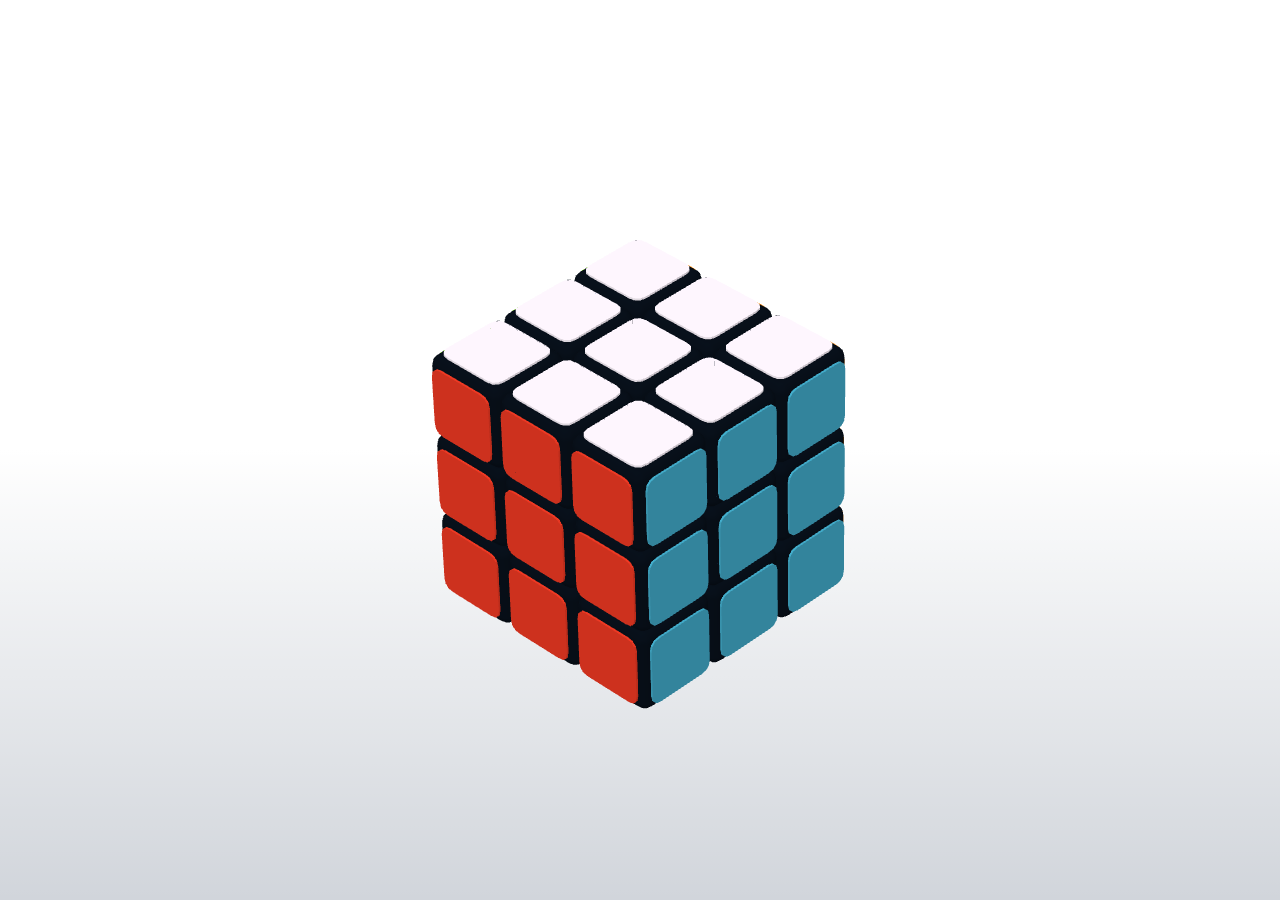
<file: mofang/index.html>
<!DOCTYPE html>
<html lang="en" >

<head>
  <meta charset="UTF-8">
  <meta name="viewport" content="width=device-width,height=device-height,user-scalable=no,initial-scale=1.0,maximum-scale=1.0,minimum-scale=1.0">
  <title>3D魔方-老五小游戏</title>
  <meta name="description" content="在线魔方小游戏。" /> 
  <link rel="stylesheet" href="css/style.css">
</head>

<body>


<div class="ui">

  <div class="ui__background"></div>

  <div class="ui__game"></div>

  <div class="ui__texts">
    <h1 class="text text--title">
      <span>3D</span>
      <span>魔方</span>
    </h1>
    <div class="text text--note">
      双击即可开始
    </div>
    <div class="text text--timer">
      0:00
    </div>
    <div class="text text--complete">
      <span>完成!</span>
    </div>
    <div class="text text--best-time">
      <icon trophy></icon>
      <span>最快时间!</span>
    </div>
  </div>

  <div class="ui__prefs">
    <range name="flip" title="Flip Type" list="Swift&nbsp;,Smooth,Bounce"></range>
    <range name="scramble" title="Scramble Length" list="20,25,30"></range>
    <range name="fov" title="Camera Angle" list="Ortographic,Perspective"></range>
    <range name="theme" title="Color Scheme" list="Cube,Erno,Dust,Camo,Rain"></range>
  </div>

  <div class="ui__stats">
    <div class="stats" name="total-solves">
      <i>Total solves:</i><b>-</b>
    </div>
    <div class="stats" name="best-time">
      <i>Best time:</i><b>-</b>
    </div>
    <div class="stats" name="worst-time">
      <i>Worst time:</i><b>-</b>
    </div>
    <div class="stats" name="average-5">
      <i>Average of 5:</i><b>-</b>
    </div>
    <div class="stats" name="average-12">
      <i>Average of 12:</i><b>-</b>
    </div>
    <div class="stats" name="average-25">
      <i>Average of 25:</i><b>-</b>
    </div>
  </div>

  <div class="ui__buttons">
    <button class="btn btn--bl btn--stats">
      <icon trophy></icon>
    </button>
    <button class="btn btn--bl btn--prefs">
      <icon settings></icon>
    </button>
    <button class="btn btn--bl btn--back">
      <icon back></icon>
    </button>
    <button class="btn btn--br btn--pwa">
    </button>
  </div>

</div>


<script src='js/three.min.js'></script>
<script src="js/index.js"></script>



<p>当前位置：<a href="/">老五小游戏</a>>当前网页</p>
</body>

</html>
</file>
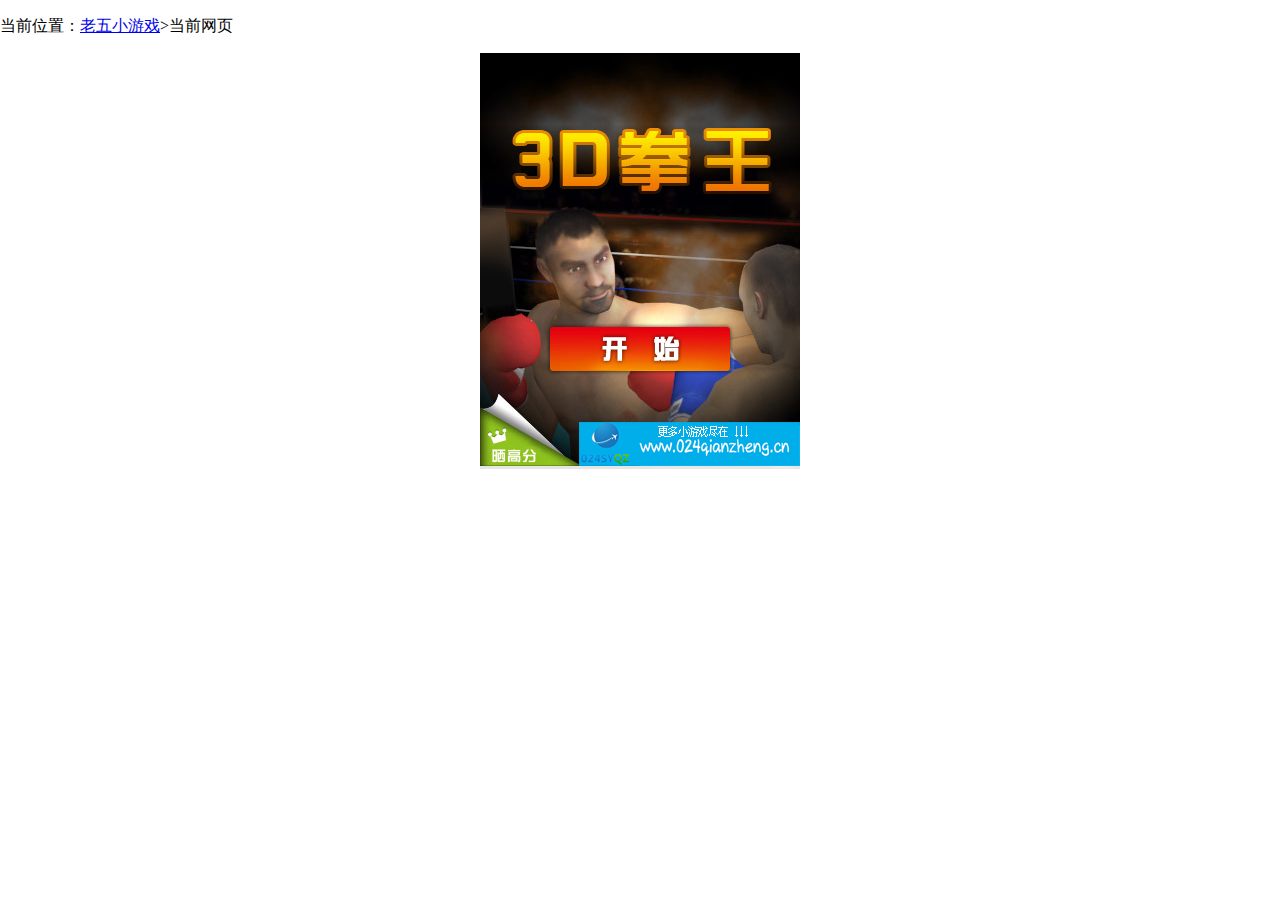
<file: quanji/index.html>
<!DOCTYPE html>
<html>

	<head>
		<meta http-equiv="Content-Type" content="text/html; charset=UTF-8">
		<meta http-equiv="Content-Type" content="text/html;">
		<meta http-equiv="Content-Script-Type" content="text/javascript">
		<meta http-equiv="Content-Style-Type" content="text/css">
		<meta charset="utf-8">
		<meta name="description" content="game for iPhone">
		<meta name="keywords" content="iPhone,Androig,iPad,game,html5 game,sports,boxing,boxing game,action game,3d,punch,Flash,Flash for iPhone,html5,iPod touch,iPad">
		<meta name="viewport" id="viewport" content="width = device-width, initial-scale = 1, minimum-scale = 1, maximum-scale = 1,user-scalable=no">
		<meta name="apple-mobile-web-app-capable" content="yes">
		<meta name="apple-mobile-web-app-status-bar-style" content="black">
		<meta http-equiv="Pragma" content="no-cache">
		<meta http-equiv="Cache-Control" content="no-cache">
		<meta equiv="Expires" content="0">
		<title>拳王争霸赛-老五小游戏</title>

		<style type="text/css">
			body {
				-webkit-user-select: none;
				margin: 0px;
			}
		</style>


		<script type="text/javascript" src="js/gm14.min.js"></script>

	</head>

	<body style="-webkit-transform-origin: 0px 0px 0px; ">
		<p>当前位置：<a href="/">老五小游戏</a>>当前网页</p>
		<div id="chf2" style="position:relative;width:320px;margin:0 auto;"><canvas id="gcvs" width="320" height="416"></canvas></div>
	</body>

</html>
</file>
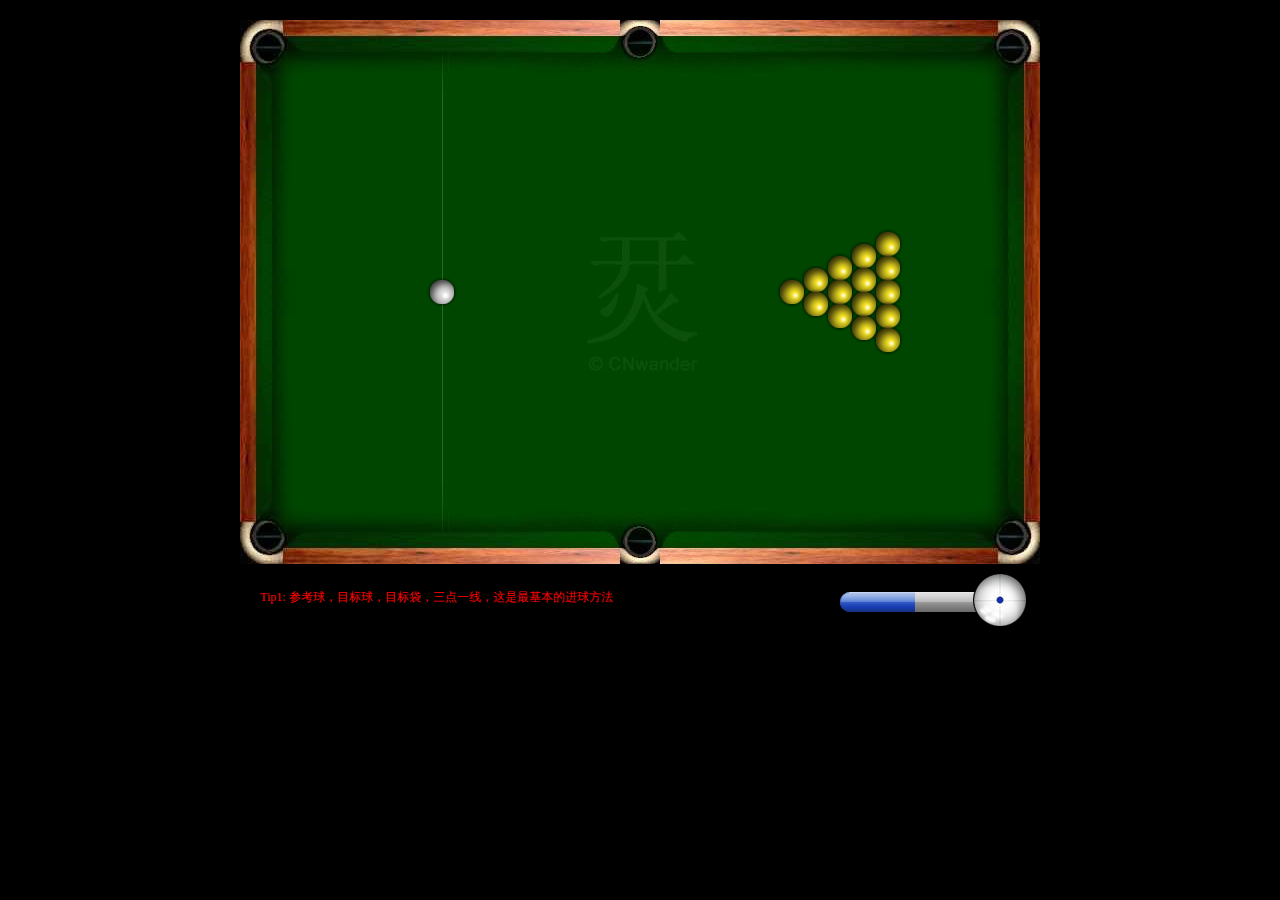
<file: taiqiu/index.html>
<!DOCTYPE html>
<html>
<head>
<meta http-equiv="Content-Type" content="text/html; charset=utf-8" />
<title>在线台球游戏</title>
<link href="css/zzsc.css" rel="stylesheet" type="text/css">
<script type="text/javascript" src="js/zzsc.js"></script>
</head>
<body oncontextmenu=self.event.returnValue=false>
    <div id="table">
        <div id="scoreBoard"></div>
    </div>
    <div class="bot">
        <div id="tips"></div>
        <div class = "ctrl">
            <div id="force"></div>
            <div id="shootPos"> 
                <div id="dot"></div>
            </div>
        </div>
    </div>
</body>
</html>tml>
</file>
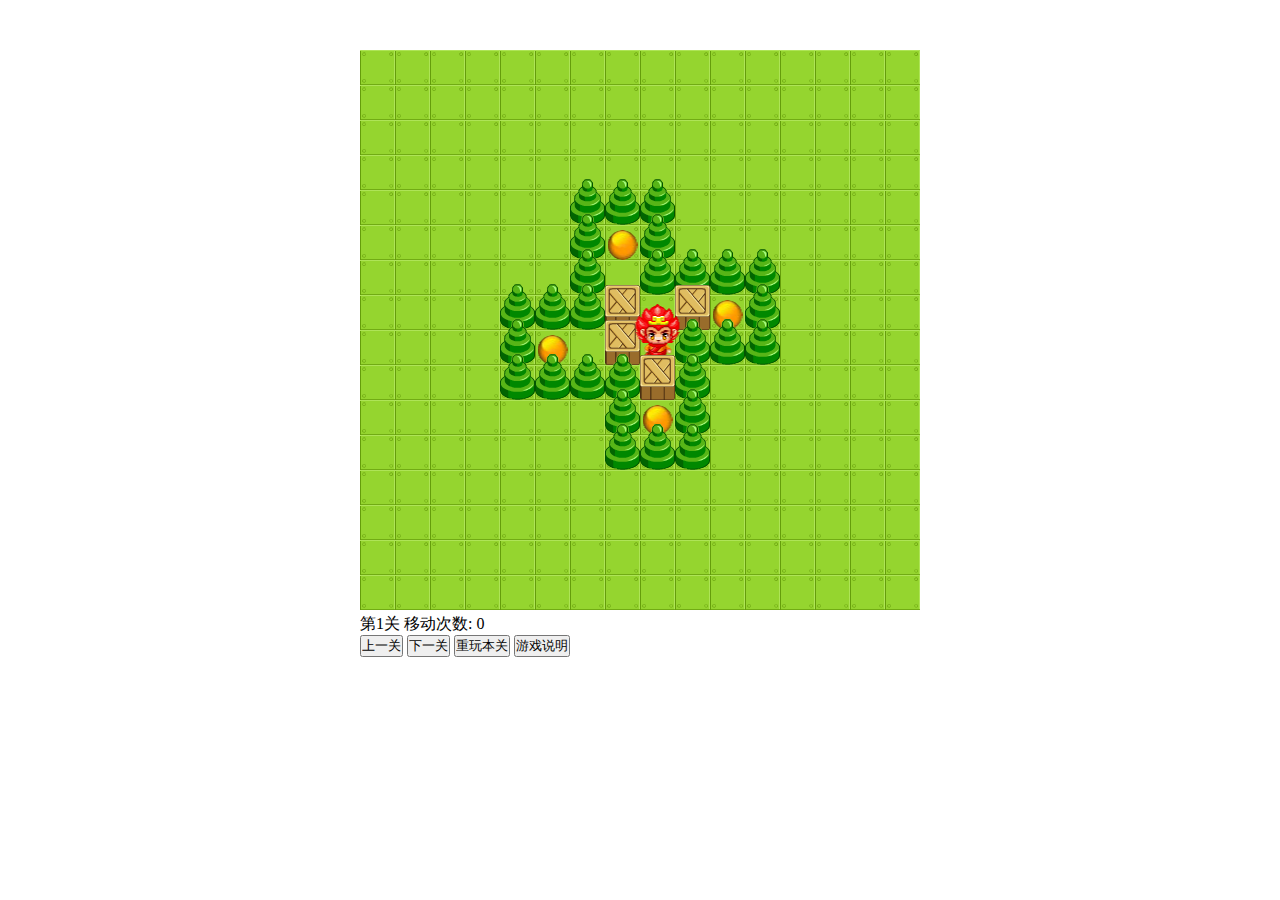
<file: tuixiangzi/index.html>
<!doctype html><!--声明当前文档为html文档-->
<html lang="en">
	<head>
		<meta charset="utf-8">
		<title>推箱子小游戏</title>
		<meta name="Description" content="推箱子小游戏">
		<style>
		*{
			margin:0px;
			padding:0px;
		}
		body{
			overflow:hidden;
		}
		.game{
			width:560px;
			margin:50px auto;
		}
		</style>
	</head>
	<body onkeydown="doKeyDown(event)"  oncontextmenu=self.event.returnValue=false>
		<div class="game">
			<canvas id="canvas" width="560" height="560"></canvas>
			<div id="msg"></div>
			<input type="button" value="上一关" onClick="NextLevel(-1)">
			<input type="button" value="下一关" onClick="NextLevel(1)">
			<input type="button" value="重玩本关" onClick="NextLevel(0)">
			<input type="button" value="游戏说明" onClick="showHelp()">
		</div>
	
	<script src="js/mapdata100.js"></script>
	<script>
		var can = document.getElementById("canvas");
		var msg = document.getElementById("msg");
		var cxt = can.getContext("2d");
		var w = 35,h = 35;
		var curMap;//当前的地图
		var curLevel;//当前等级的地图
		var curMan;//初始化小人
		var iCurlevel = 0;//关卡数
		var moveTimes = 0;//移动了多少次
		//预加载所有图片
		var oImgs = {
			"block" : "images/block.gif",
			"wall" : "images/wall.png",
			"box" : "images/box.png",
			"ball" : "images/ball.png",
			"up" : "images/up.png",
			"down" : "images/down.png",
			"left" : "images/left.png",
			"right" : "images/right.png",
		}
		function imgPreload(srcs,callback){
			var count = 0,imgNum = 0,images = {};

			for(src in srcs){
				imgNum++;
			}
			for(src in srcs ){
				images[src] = new Image();
				images[src].onload = function(){
					//判断是否所有的图片都预加载完成
					if (++count >= imgNum)
					{
						callback(images);
					}
				}
				images[src].src = srcs[src];
			}
		}
		var block,wall,box,ball,up,down,left,right;
		imgPreload(oImgs,function(images){
			//console.log(images.block);
			block = images.block;
			wall = images.wall;
			box = images.box;
			ball = images.ball;
			up = images.up;
			down = images.down;
			left = images.left;
			right = images.right;
			init();
		});
		//初始化游戏
		function init(){
			//InitMap();
			//DrawMap(levels[0]);
			initLevel();//初始化对应等级的游戏
			showMoveInfo();//初始化对应等级的游戏数据
		}
		//绘制地板
		function InitMap(){
			for (var i=0;i<16 ;i++ )
			{
				for (var j=0;j<16 ;j++ )
				{
					cxt.drawImage(block,w*j,h*i,w,h);
				}
			}
		}
		//小人位置坐标
		function Point(x,y){
			this.x = x;
			this.y = y;
		}
		var perPosition = new Point(5,5);//小人的初始标值
		//绘制每个游戏关卡地图
		function DrawMap(level){
			for (var i=0;i<level.length ;i++ )
			{
				for (var j=0;j<level[i].length ;j++ )
				{
					var pic = block;//初始图片
					switch (level[i][j])
					{
					case 1://绘制墙壁
						pic = wall;
						break;
					case 2://绘制陷进
						pic = ball;
						break;
					case 3://绘制箱子
						pic = box;
						break;
					case 4://绘制小人
						pic = curMan;//小人有四个方向 具体显示哪个图片需要和上下左右方位值关联
						//获取小人的坐标位置
						perPosition.x = i;
						perPosition.y = j;
						break;
					case 5://绘制箱子及陷进位置
						pic = box;
						break;
					}
					//每个图片不一样宽 需要在对应地板的中心绘制地图
					cxt.drawImage(pic,w*j-(pic.width-w)/2,h*i-(pic.height-h),pic.width,pic.height)
				}
			}
		}
		//初始化游戏等级
		function initLevel(){
			curMap = copyArray(levels[iCurlevel]);//当前移动过的游戏地图
			curLevel = levels[iCurlevel];//当前等级的初始地图
			curMan = down;//初始化小人
			InitMap();//初始化地板
			DrawMap(curMap);//绘制出当前等级的地图
		}
		//下一关
		function NextLevel(i){
			//iCurlevel当前的地图关数
			iCurlevel = iCurlevel + i;
			if (iCurlevel<0)
			{
				iCurlevel = 0;
				return;
			}
			var len = levels.length;
			if (iCurlevel > len-1)
			{
				iCurlevel = len-1;
			}
			initLevel();//初始当前等级关卡
			moveTimes = 0;//游戏关卡移动步数清零
			showMoveInfo();//初始化当前关卡数据
		}
		//小人移动
		function go(dir){
			var p1,p2;
			switch (dir)
			{
			case "up":
				curMan = up;
				//获取小人前面的两个坐标位置来进行判断小人是否能够移动
				p1 = new Point(perPosition.x-1,perPosition.y);
				p2 = new Point(perPosition.x-2,perPosition.y);
				break;
			case "down":
				curMan = down;
				p1 = new Point(perPosition.x+1,perPosition.y);
				p2 = new Point(perPosition.x+2,perPosition.y);
				break;
			case "left":
				curMan = left;
				p1 = new Point(perPosition.x,perPosition.y-1);
				p2 = new Point(perPosition.x,perPosition.y-2);
				break;
			case "right":
				curMan = right;
				p1 = new Point(perPosition.x,perPosition.y+1);
				p2 = new Point(perPosition.x,perPosition.y+2);
				break;
			}
			//若果小人能够移动的话，更新游戏数据，并重绘地图
			if (Trygo(p1,p2))
			{
				moveTimes ++;
				showMoveInfo();
			}
			//重绘地板
			InitMap();
			//重绘当前更新了数据的地图
			DrawMap(curMap);
			//若果移动完成了进入下一关
			if (checkFinish())
			{
				//alert("恭喜过关！！");
				NextLevel(1);
			}
		}
		//判断是否推成功
		function checkFinish(){
			for (var i=0;i<curMap.length ;i++ )
			{
				for (var j=0;j<curMap[i].length ;j++ )
				{
					//当前移动过的地图和初始地图进行比较，若果初始地图上的陷进参数在移动之后不是箱子的话就指代没推成功
					if (curLevel[i][j] == 2 && curMap[i][j] != 3 || curLevel[i][j] == 5 && curMap[i][j] != 3)
					{
						return false;
					}
				}
			}
			return true;
		}
		//判断小人是否能够移动
		function Trygo(p1,p2){
			if(p1.x<0) return false;//若果超出地图的上边，不通过
			if(p1.y<0) return false;//若果超出地图的左边，不通过
			if(p1.x>curMap.length) return false;//若果超出地图的下边，不通过
			if(p1.y>curMap[0].length) return false;//若果超出地图的右边，不通过
			if(curMap[p1.x][p1.y]==1) return false;//若果前面是墙，不通过
			if (curMap[p1.x][p1.y]==3 || curMap[p1.x][p1.y]==5)
			{//若果小人前面是箱子那就还需要判断箱子前面有没有障碍物(箱子/墙)
				if (curMap[p2.x][p2.y]==1 || curMap[p2.x][p2.y]==3)
				{
					return false;
				}
				//若果判断不成功小人前面的箱子前进一步
				curMap[p2.x][p2.y] = 3;//更改地图对应坐标点的值
				//console.log(curMap[p2.x][p2.y]);
			}
			//若果都没判断成功小人前进一步
			curMap[p1.x][p1.y] = 4;//更改地图对应坐标点的值
			//若果小人前进了一步，小人原来的位置如何显示
			var v = curLevel[perPosition.x][perPosition.y];
			if (v!=2)//若果刚开始小人位置不是陷进的话
			{
				if (v==5)//可能是5 既有箱子又陷进
				{
					v=2;//若果小人本身就在陷进里面的话移开之后还是显示陷进
				}else{
					v=0;//小人移开之后之前小人的位置改为地板
				}
			}
			//重置小人位置的地图参数
			curMap[perPosition.x][perPosition.y] = v;
			//若果判断小人前进了一步，更新坐标值
			perPosition = p1;
			//若果小动了 返回true 指代能够移动小人
			return true;
		}
		//判断是否推成功
		//与键盘上的上下左右键关联
		function doKeyDown(event){
			switch (event.keyCode)
			{
			case 37://左键头
				go("left");
				break;
			case 38://上键头
				go("up");
				break;
			case 39://右箭头
				go("right");
				break;
			case 40://下箭头
				go("down");
				break;
			}

		}
		//完善关卡数据及游戏说明
		function showMoveInfo(){
			msg.innerHTML = "第" + (iCurlevel+1) +"关 移动次数: "+ moveTimes;
		}
		//游戏说明
		var showhelp = false;
		function showHelp(){
			showhelp = !showhelp;
			if (showhelp)
			{
				msg.innerHTML = "用键盘上的上、下、左、右键移动小人，把箱子全部推到小球的位置即可过关。箱子只可向前推，不能往后拉，并且小人一次只能推动一个箱子。";
			}else{
				showMoveInfo();
			}
		}

		//克隆二维数组
		function copyArray(arr){
			var b=[];//每次移动更新地图数据都先清空再添加新的地图
			for (var i=0;i<arr.length ;i++ )
			{
				b[i] = arr[i].concat();//链接两个数组
			}
			return b;
		}
	</script>
</body>	
</html>
</file>
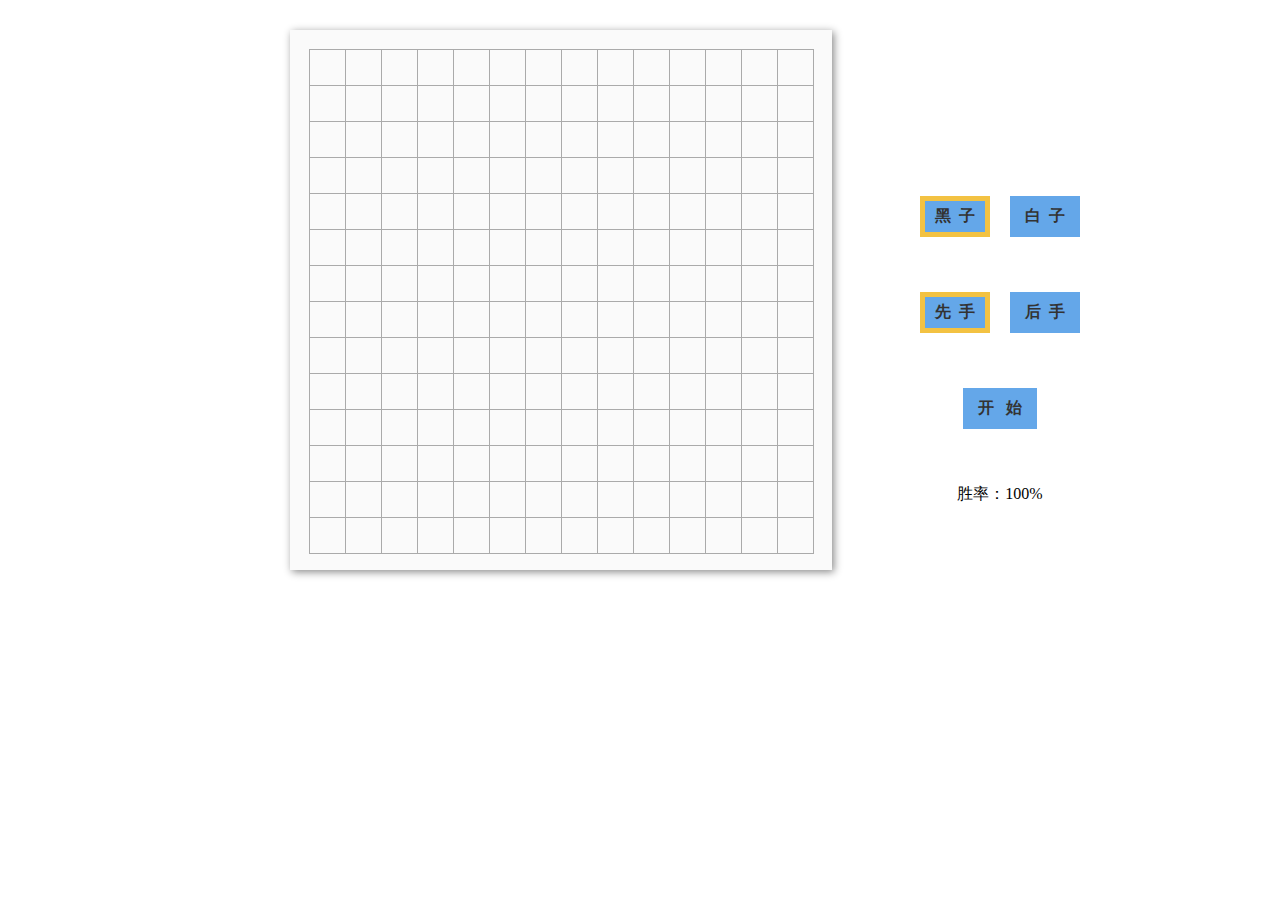
<file: wuziqi/index.html>
<!DOCTYPE html>
<html>

	<head>
		<meta http-equiv="Content-Type" content="text/html; charset=utf-8">
		<meta name="viewport" content="width=device-width, initial-scale=1.0">
		<title>在线五子棋-老五小游戏</title>
		<meta name="description" content="单人网页五子棋游戏,电脑五子棋,人机对战五子棋游戏。" />
		<script type="text/javascript" src="js/cookiehandle.js"></script>
		<script type="text/javascript" src="http://html5.huceo.com/wzq/js/jquery-1.7.2.js"></script>
		<script src="js/my.js" type="text/javascript" charset="utf-8"></script>
		<style>
			.wrapper {
				width: 700px;
				position: relative;
				margin: 0 auto;
				margin-bottom: 32px;
			}
			/* 棋盘 */
			
			div.chessboard {
				margin: 30px 0 0 0;
				width: 542px;
				background: url(images/chessboard.png) no-repeat 14px 14px rgb(250, 250, 250);
				overflow: hidden;
				box-shadow: 2px 2px 8px #888;
				-webkit-box-shadow: 2px 2px 8px #888;
				-moz-box-shadow: 2px 2px 8px #888;
			}
			
			div.chessboard div {
				float: left;
				width: 36px;
				height: 36px;
				border-top: 0px solid #ccc;
				border-left: 0px solid #ccc;
				border-right: 0;
				border-bottom: 0;
				cursor: pointer;
			}
			/* 棋子 */
			
			div.chessboard div.black {
				background: url(images/black.png) no-repeat 4px 4px;
			}
			
			div.chessboard div.white {
				background: url(images/white.png) no-repeat 4px 4px;
			}
			
			div.chessboard div.hover {
				background: url(images/hover.png) no-repeat 1px 1px;
			}
			
			div.chessboard div.hover-up {
				background: url(images/hover_up.png) no-repeat 1px 1px;
			}
			
			div.chessboard div.hover-down {
				background: url(images/hover_down.png) no-repeat 1px 1px;
			}
			
			div.chessboard div.hover-up-left {
				background: url(images/hover_up_left.png) no-repeat 1px 1px;
			}
			
			div.chessboard div.hover-up-right {
				background: url(images/hover_up_right.png) no-repeat 1px 1px;
			}
			
			div.chessboard div.hover-left {
				background: url(images/hover_left.png) no-repeat 1px 1px;
			}
			
			div.chessboard div.hover-right {
				background: url(images/hover_right.png) no-repeat 1px 1px;
			}
			
			div.chessboard div.hover-down-left {
				background: url(images/hover_down_left.png) no-repeat 1px 1px;
			}
			
			div.chessboard div.hover-down-right {
				background: url(images/hover_down_right.png) no-repeat 1px 1px;
			}
			
			div.chessboard div.white-last {
				background: url(images/white_last.png) no-repeat 4px 4px;
			}
			
			div.chessboard div.black-last {
				background: url(images/black_last.png) no-repeat 4px 4px;
			}
			/* 右侧 */
			
			div.operating-panel {
				position: absolute;
				left: 610px;
				top: 150px;
				width: 200px;
				text-align: center;
			}
			
			.operating-panel a {
				display: inline-block;
				padding: 10px 15px;
				margin-bottom: 39px;
				margin-right: 8px;
				margin-left: 8px;
				background: rgb(100, 167, 233);
				text-decoration: none;
				color: #333;
				font-weight: bold;
				font-size: 16px;
				font-family: "微软雅黑", "宋体";
			}
			
			.operating-panel a:hover {
				background: rgb(48, 148, 247);
				text-decoration: none;
			}
			
			.operating-panel a.disable,
			.operating-panel a.disable:hover {
				cursor: default;
				background: rgb(197, 203, 209);
				color: rgb(130, 139, 148);
			}
			
			.operating-panel a.selected {
				border: 5px solid #F3C242;
				padding: 5px 10px;
			}
			
			#result_tips {
				color: #CE4242;
				font-size: 26px;
				font-family: "微软雅黑";
			}
			
			#result_info {
				margin-bottom: 26px;
			}
			
			#gengduo {
				margin-top: 54px;
				position: absolute;
				left: 620px;
				top: 450px;
				width: 180px;
				text-align: center;
			}
			
			#gengduo a {
				display: inline-block;
				padding: 10px 15px;
				margin-bottom: 39px;
				margin-right: 8px;
				margin-left: 8px;
				background: rgb(100, 167, 233);
				text-decoration: none;
				color: #333;
				font-weight: bold;
				font-size: 16px;
				font-family: "微软雅黑", "宋体";
			}
			
			#gengduo a:hover {
				background: rgb(48, 148, 247);
				text-decoration: none;
			}
			
			#footr {
				text-align: center;
				margin: 28px auto;
				font-size: 12px;
				color: #000;
			}
		</style>
	</head>

	<body style="text-align: center">
		<div class="wrapper">
			<div class="chessboard">
				<!-- top line -->
				<div class="chess-top"></div>
				<div class="chess-top"></div>
				<div class="chess-top"></div>
				<div class="chess-top"></div>
				<div class="chess-top"></div>
				<div class="chess-top"></div>
				<div class="chess-top"></div>
				<div class="chess-top"></div>
				<div class="chess-top"></div>
				<div class="chess-top"></div>
				<div class="chess-top"></div>
				<div class="chess-top"></div>
				<div class="chess-top"></div>
				<div class="chess-top"></div>
				<div class="chess-top chess-right"></div>
				<!-- line 1 -->
				<div class="chess-left"></div>
				<div class="chess-middle"></div>
				<div class="chess-middle"></div>
				<div class="chess-middle"></div>
				<div class="chess-middle"></div>
				<div class="chess-middle"></div>
				<div class="chess-middle"></div>
				<div class="chess-middle"></div>
				<div class="chess-middle"></div>
				<div class="chess-middle"></div>
				<div class="chess-middle"></div>
				<div class="chess-middle"></div>
				<div class="chess-middle"></div>
				<div class="chess-middle"></div>
				<div class="chess-right"></div>
				<!-- line 2 -->
				<div class="chess-left"></div>
				<div class="chess-middle"></div>
				<div class="chess-middle"></div>
				<div class="chess-middle"></div>
				<div class="chess-middle"></div>
				<div class="chess-middle"></div>
				<div class="chess-middle"></div>
				<div class="chess-middle"></div>
				<div class="chess-middle"></div>
				<div class="chess-middle"></div>
				<div class="chess-middle"></div>
				<div class="chess-middle"></div>
				<div class="chess-middle"></div>
				<div class="chess-middle"></div>
				<div class="chess-right"></div>
				<!-- line 3 -->
				<div class="chess-left"></div>
				<div class="chess-middle"></div>
				<div class="chess-middle"></div>
				<div class="chess-middle"></div>
				<div class="chess-middle"></div>
				<div class="chess-middle"></div>
				<div class="chess-middle"></div>
				<div class="chess-middle"></div>
				<div class="chess-middle"></div>
				<div class="chess-middle"></div>
				<div class="chess-middle"></div>
				<div class="chess-middle"></div>
				<div class="chess-middle"></div>
				<div class="chess-middle"></div>
				<div class="chess-right"></div>
				<!-- line 4 -->
				<div class="chess-left"></div>
				<div class="chess-middle"></div>
				<div class="chess-middle"></div>
				<div class="chess-middle"></div>
				<div class="chess-middle"></div>
				<div class="chess-middle"></div>
				<div class="chess-middle"></div>
				<div class="chess-middle"></div>
				<div class="chess-middle"></div>
				<div class="chess-middle"></div>
				<div class="chess-middle"></div>
				<div class="chess-middle"></div>
				<div class="chess-middle"></div>
				<div class="chess-middle"></div>
				<div class="chess-right"></div>
				<!-- line 5 -->
				<div class="chess-left"></div>
				<div class="chess-middle"></div>
				<div class="chess-middle"></div>
				<div class="chess-middle"></div>
				<div class="chess-middle"></div>
				<div class="chess-middle"></div>
				<div class="chess-middle"></div>
				<div class="chess-middle"></div>
				<div class="chess-middle"></div>
				<div class="chess-middle"></div>
				<div class="chess-middle"></div>
				<div class="chess-middle"></div>
				<div class="chess-middle"></div>
				<div class="chess-middle"></div>
				<div class="chess-right"></div>
				<!-- line 6 -->
				<div class="chess-left"></div>
				<div class="chess-middle"></div>
				<div class="chess-middle"></div>
				<div class="chess-middle"></div>
				<div class="chess-middle"></div>
				<div class="chess-middle"></div>
				<div class="chess-middle"></div>
				<div class="chess-middle"></div>
				<div class="chess-middle"></div>
				<div class="chess-middle"></div>
				<div class="chess-middle"></div>
				<div class="chess-middle"></div>
				<div class="chess-middle"></div>
				<div class="chess-middle"></div>
				<div class="chess-right"></div>
				<!-- line 7 -->
				<div class="chess-left"></div>
				<div class="chess-middle"></div>
				<div class="chess-middle"></div>
				<div class="chess-middle"></div>
				<div class="chess-middle"></div>
				<div class="chess-middle"></div>
				<div class="chess-middle"></div>
				<div class="chess-middle"></div>
				<div class="chess-middle"></div>
				<div class="chess-middle"></div>
				<div class="chess-middle"></div>
				<div class="chess-middle"></div>
				<div class="chess-middle"></div>
				<div class="chess-middle"></div>
				<div class="chess-right"></div>
				<!-- line 8 -->
				<div class="chess-left"></div>
				<div class="chess-middle"></div>
				<div class="chess-middle"></div>
				<div class="chess-middle"></div>
				<div class="chess-middle"></div>
				<div class="chess-middle"></div>
				<div class="chess-middle"></div>
				<div class="chess-middle"></div>
				<div class="chess-middle"></div>
				<div class="chess-middle"></div>
				<div class="chess-middle"></div>
				<div class="chess-middle"></div>
				<div class="chess-middle"></div>
				<div class="chess-middle"></div>
				<div class="chess-right"></div>
				<!-- line 9 -->
				<div class="chess-left"></div>
				<div class="chess-middle"></div>
				<div class="chess-middle"></div>
				<div class="chess-middle"></div>
				<div class="chess-middle"></div>
				<div class="chess-middle"></div>
				<div class="chess-middle"></div>
				<div class="chess-middle"></div>
				<div class="chess-middle"></div>
				<div class="chess-middle"></div>
				<div class="chess-middle"></div>
				<div class="chess-middle"></div>
				<div class="chess-middle"></div>
				<div class="chess-middle"></div>
				<div class="chess-right"></div>
				<!-- line 10 -->
				<div class="chess-left"></div>
				<div class="chess-middle"></div>
				<div class="chess-middle"></div>
				<div class="chess-middle"></div>
				<div class="chess-middle"></div>
				<div class="chess-middle"></div>
				<div class="chess-middle"></div>
				<div class="chess-middle"></div>
				<div class="chess-middle"></div>
				<div class="chess-middle"></div>
				<div class="chess-middle"></div>
				<div class="chess-middle"></div>
				<div class="chess-middle"></div>
				<div class="chess-middle"></div>
				<div class="chess-right"></div>
				<!-- line 11 -->
				<div class="chess-left"></div>
				<div class="chess-middle"></div>
				<div class="chess-middle"></div>
				<div class="chess-middle"></div>
				<div class="chess-middle"></div>
				<div class="chess-middle"></div>
				<div class="chess-middle"></div>
				<div class="chess-middle"></div>
				<div class="chess-middle"></div>
				<div class="chess-middle"></div>
				<div class="chess-middle"></div>
				<div class="chess-middle"></div>
				<div class="chess-middle"></div>
				<div class="chess-middle"></div>
				<div class="chess-right"></div>
				<!-- line 12 -->
				<div class="chess-left"></div>
				<div class="chess-middle"></div>
				<div class="chess-middle"></div>
				<div class="chess-middle"></div>
				<div class="chess-middle"></div>
				<div class="chess-middle"></div>
				<div class="chess-middle"></div>
				<div class="chess-middle"></div>
				<div class="chess-middle"></div>
				<div class="chess-middle"></div>
				<div class="chess-middle"></div>
				<div class="chess-middle"></div>
				<div class="chess-middle"></div>
				<div class="chess-middle"></div>
				<div class="chess-right"></div>
				<!-- line 13 -->
				<div class="chess-left"></div>
				<div class="chess-middle"></div>
				<div class="chess-middle"></div>
				<div class="chess-middle"></div>
				<div class="chess-middle"></div>
				<div class="chess-middle"></div>
				<div class="chess-middle"></div>
				<div class="chess-middle"></div>
				<div class="chess-middle"></div>
				<div class="chess-middle"></div>
				<div class="chess-middle"></div>
				<div class="chess-middle"></div>
				<div class="chess-middle"></div>
				<div class="chess-middle"></div>
				<div class="chess-right"></div>
				<!-- bottom line  -->
				<div class="chess-bottom"></div>
				<div class="chess-bottom"></div>
				<div class="chess-bottom"></div>
				<div class="chess-bottom"></div>
				<div class="chess-bottom"></div>
				<div class="chess-bottom"></div>
				<div class="chess-bottom"></div>
				<div class="chess-bottom"></div>
				<div class="chess-bottom"></div>
				<div class="chess-bottom"></div>
				<div class="chess-bottom"></div>
				<div class="chess-bottom"></div>
				<div class="chess-bottom"></div>
				<div class="chess-bottom"></div>
				<div class="chess-bottom chess-right"></div>
			</div>

			<div class="operating-panel">
				<p>
					<a id="black_btn" class="btn selected" href="#">黑&nbsp;&nbsp;子</a>
					<a id="white_btn" class="btn" href="#">白&nbsp;&nbsp;子</a>
				</p>
				<p>
					<a id="first_move_btn" class="btn selected" href="#">先&nbsp;&nbsp;手</a>
					<a id="second_move_btn" class="btn" href="#">后&nbsp;&nbsp;手</a>
				</p>
				<a id="replay_btn" class="btn" href="#">开&nbsp;&nbsp;&nbsp;始</a>
				<p id="result_info">胜率：100%</p>
				<p id="result_tips"></p>
			</div>
		</div>
	</body>

<script>
	$(document).ready(function() {
		fiveChess.init();
	});

	
</script>
<script type="text/javascript">
	var cpro_id = "u3399171";
</script>

</html>
</file>
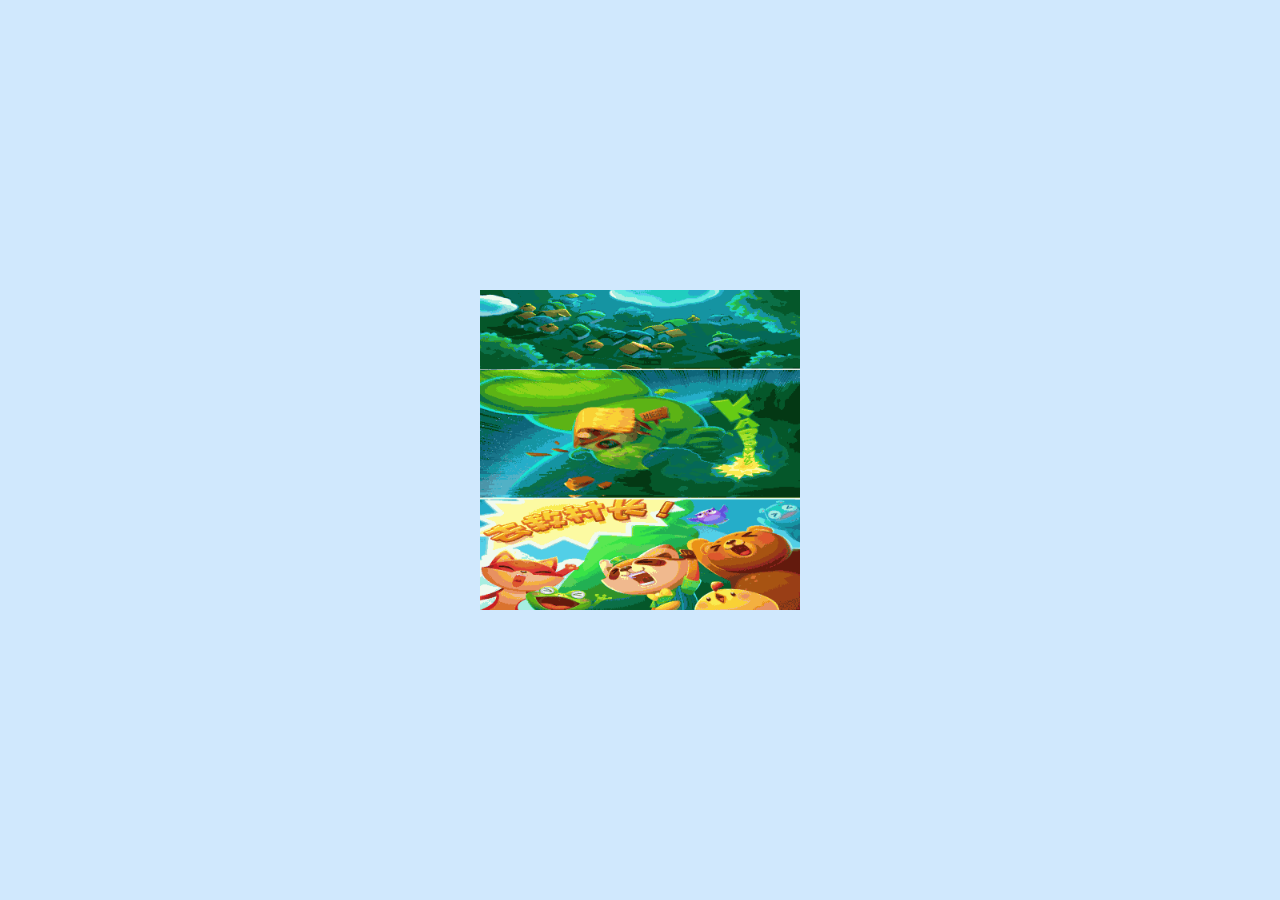
<file: xiaoxiaole/index.html>
﻿<!DOCTYPE html>
<html class="SG-game-show" style="background:none;background-color:transparent; width:100%;" manifest="manifest.mf">

	<head>
		<meta http-equiv="Content-Type" content="text/html; charset=UTF-8">
		<title>开心消消乐-老五小游戏</title>
		<meta name="viewport" content="width=device-width, initial-scale=1.0, maximum-scale=1.0, user-scalable=no">
		<!--<meta name="viewport" content="width=device-width,initial-scale=1.0, minimum-scale=1.0, maximum-scale=1.0, user-scalable=no" />-->

		<script type="text/javascript">
			var SpilGamesBrandTimer = +new Date(),
				_SPTimer = {
					w: {},
					start: function(a) {
						this.w[(a || "_")] = +new Date()
					},
					end: function(a) {
						window._gaq = window._gaq || [], a = a || "_";
						if(this.w[a]) {}
					}
				};
			_SPTimer.start('pageLoad');
		</script>

		<title>开心消消乐</title>
		<style type="text/css">
			* {
				padding: 0px;
				margin: 0px;
				cursor: default;
			}
			
			body {
				font: 12px/20px Palatino;
			}
		</style>
		<!--<script type="text/javascript">document.write('<script type="text/javascript" src="../resource/js/resource_loader.js?ver='+Math.random()+'"><\/script>')</script>-->

	</head>

	<body oncontextmenu=self.event.returnValue=false>
		<p>当前位置：<a href="/">老五小游戏</a>>当前网页</p>
		<div id="spilgames-root"></div>
		<script type="text/javascript" src="js/game.min.js"></script>

		<script>
			function dp_Ranking() {
				document.location.href = "http://kw237.cn";
			}
		</script>

		<div id="share" style="display: none">
			<img width="100%" src="bitmap/share.png" style="position: fixed; z-index: 9999; top: 0; left: 0; display: " ontouchstart="document.getElementById(&#39;share&#39;).style.display=&#39;none&#39;;">
		</div>
		<script>
			var mebtnopenurl = "http://www.hao12345.xyz/";
			var tit = "";
			var DFW = {
				appId: "",
				TLImg: "kaixinlian.jpg",
				url: "http://kw237.cn/",
				title: "开心消消乐-多多游戏",
				desc: "我消，我消，我消...！"
			};
			var onBridgeReady = function() {
				WeixinJSBridge.on('menu:share:appmessage', function(argv) {
					WeixinJSBridge.invoke('sendAppMessage', {
						"appid": DFW.appId,
						"img_url": DFW.TLImg,
						"img_width": "120",
						"img_height": "120",
						"link": DFW.url,
						"title": DFW.title + tit,
						"desc": DFW.desc
					});
				});
				WeixinJSBridge.on('menu:share:timeline', function(argv) {
					WeixinJSBridge.invoke('shareTimeline', {
						"appid": DFW.appId,
						"img_url": DFW.TLImg,
						"img_width": "120",
						"img_height": "120",
						"link": DFW.url,
						"title": DFW.title + tit,
						"desc": DFW.desc
					});
				});
			};
			if(document.addEventListener) {
				document.addEventListener('WeixinJSBridgeReady', onBridgeReady, false);
			} else if(document.attachEvent) {
				document.attachEvent('WeixinJSBridgeReady', onBridgeReady);
				document.attachEvent('onWeixinJSBridgeReady', onBridgeReady);
			}

			function do_share(score) {
				document.title = "我获得了" + score + "分，一起来消星星吧！";

				document.getElementById("share").style.display = "";
				window.DFW.title = document.title;
			}

			function dp_submitScore(level, score) {
				//alert("你获得" + score + "分");
				if(score > 5000) {
					//if(confirm("你获得了" + score + " 要不要通知下小伙伴们呢？")) {
						//do_share(score);
					//}
				}
			}
		</script>

	</body>

</html>
</file>
<file: mofang/css/style.css>
*, *:before, *:after {
  -webkit-user-select: none;
  -moz-user-select: none;
  user-select: none;
  box-sizing: border-box;
  cursor: inherit;
  margin: 0;
  padding: 0;
  outline: none;
  font-size: inherit;
  font-family: inherit;
  font-weight: inherit;
  font-style: inherit;
  text-transform: uppercase;
}
*:focus {
  outline: none;
}

html {
  -webkit-tap-highlight-color: transparent;
  -webkit-text-size-adjust: 100%;
  -webkit-font-smoothing: antialiased;
  -moz-osx-font-smoothing: grayscale;
  -ms-text-size-adjust: 100%;
  -webkit-text-size-adjust: 100%;
  overflow: hidden;
  height: 100%;
}

body {
  font-family: "BungeeFont", sans-serif;
  font-weight: normal;
  font-style: normal;
  line-height: 1;
  cursor: default;
  overflow: hidden;
  height: 100%;
  font-size: 5rem;
}

.icon {
  display: inline-block;
  font-size: inherit;
  overflow: visible;
  vertical-align: -0.125em;
  preserveAspectRatio: none;
}

.range {
  position: relative;
  width: 14em;
  z-index: 1;
  opacity: 0;
}
.range:not(:last-child) {
  margin-bottom: 2em;
}
.range__label {
  position: relative;
  font-size: 0.9em;
  line-height: 0.75em;
  padding-bottom: 0.5em;
  z-index: 2;
}
.range__track {
  position: relative;
  height: 1em;
  margin-left: 0.5em;
  margin-right: 0.5em;
  z-index: 3;
}
.range__track-line {
  position: absolute;
  background: rgba(0, 0, 0, 0.2);
  height: 2px;
  top: 50%;
  margin-top: -1px;
  left: -0.5em;
  right: -0.5em;
  transform-origin: left center;
}
.range__handle {
  position: absolute;
  width: 0;
  height: 0;
  top: 50%;
  left: 0;
  cursor: pointer;
  z-index: 1;
}
.range__handle div {
  transition: background 500ms ease;
  position: absolute;
  left: 0;
  top: 0;
  width: 0.9em;
  height: 0.9em;
  border-radius: 0.2em;
  margin-left: -0.45em;
  margin-top: -0.45em;
  background: #41aac8;
  border-bottom: 2px solid rgba(0, 0, 0, 0.2);
}
.range.is-active .range__handle div {
  transform: scale(1.25);
}
.range__handle:after {
  content: "";
  position: absolute;
  left: 0;
  top: 0;
  width: 3em;
  height: 3em;
  margin-left: -1.5em;
  margin-top: -1.5em;
}
.range__list {
  display: flex;
  flex-flow: row nowrap;
  justify-content: space-between;
  position: relative;
  padding-top: 0.5em;
  font-size: 0.55em;
  color: rgba(0, 0, 0, 0.5);
  z-index: 1;
}

.stats {
  position: relative;
  width: 14em;
  z-index: 1;
  display: flex;
  justify-content: space-between;
  opacity: 0;
}
.stats:not(:last-child) {
  margin-bottom: 1.5em;
}
.stats i {
  display: inline-block;
  color: rgba(0, 0, 0, 0.5);
  font-size: 0.9em;
}
.stats b {
  display: inline-block;
  font-size: 0.9em;
}

.text {
  position: absolute;
  left: 0;
  right: 0;
  text-align: center;
  line-height: 0.75;
  perspective: 100rem;
  opacity: 0;
}
.text i {
  display: inline-block;
  opacity: 0;
  white-space: pre-wrap;
}
.text--title {
  bottom: 75%;
  font-size: 4.4em;
  height: 1.2em;
}
.text--title span {
  display: block;
}
.text--title span:first-child {
  font-size: 0.5em;
  margin-bottom: 0.2em;
}
.text--note {
  top: 87%;
  font-size: 1em;
}
.text--timer {
  bottom: 78%;
  font-size: 3.5em;
  line-height: 1;
}
.text--complete, .text--best-time {
  font-size: 1.5em;
  top: 83%;
  line-height: 1em;
}

.btn {
  -webkit-appearance: none;
  -moz-appearance: none;
  appearance: none;
  background-color: transparent;
  border-radius: 0;
  border-width: 0;
  position: absolute;
  pointer-events: none;
  font-size: 1.2em;
  color: rgba(0, 0, 0, 0.25);
  opacity: 0;
}
.btn:after {
  position: absolute;
  content: "";
  width: 3em;
  height: 3em;
  left: 50%;
  top: 50%;
  margin-left: -1.5em;
  margin-top: -1.5em;
  border-radius: 100%;
}
.btn--bl {
  bottom: 0.8em;
  left: 0.8em;
}
.btn--br {
  bottom: 0.8em;
  right: 0.8em;
}
.btn--bc {
  bottom: 0.8em;
  left: calc(50% - 0.5em);
}
.btn--pwa {
  transition: color 500ms ease;
  color: inherit;
  height: 1em;
}
.btn--pwa svg {
  font-size: 0.6em;
  margin: 0.35em 0;
}
.btn svg {
  display: block;
}

.ui {
  pointer-events: none;
  color: #070d15;
}
.ui, .ui__background, .ui__game, .ui__texts, .ui__prefs, .ui__stats, .ui__buttons {
  position: absolute;
  top: 0;
  left: 0;
  width: 100%;
  height: 100%;
  overflow: hidden;
}
.ui__background {
  z-index: 1;
  transition: background 500ms ease;
  background: #d1d5db;
}
.ui__background:after {
  position: absolute;
  top: 0;
  left: 0;
  width: 100%;
  height: 100%;
  content: "";
  background-image: linear-gradient(to bottom, white 50%, rgba(255, 255, 255, 0) 100%);
}
.ui__game {
  pointer-events: all;
  z-index: 2;
}
.ui__game canvas {
  display: block;
  width: 100%;
  height: 100%;
}
.ui__texts {
  z-index: 3;
}
.ui__prefs, .ui__stats {
  display: flex;
  flex-flow: column nowrap;
  justify-content: center;
  align-items: center;
  overflow: hidden;
  z-index: 4;
}
.ui__buttons {
  z-index: 5;
}
.ui__notification {
  transition: transform 500ms ease, opacity 500ms ease;
  font-family: sans-serif;
  position: absolute;
  left: 50%;
  bottom: 0.6em;
  padding: 0.6em;
  margin-left: -9.4em;
  width: 18.8em;
  z-index: 6;
  background: rgba(17, 17, 17, 0.9);
  border-radius: 0.8em;
  display: flex;
  align-items: center;
  flex-flow: row nowrap;
  color: #fff;
  user-select: none;
  opacity: 0;
  pointer-events: none;
  transform: translateY(100%);
}
.ui__notification.is-active {
  opacity: 1;
  pointer-events: all;
  transform: none;
}
.ui__notification * {
  text-transform: none;
}
.ui__notification-icon {
  background-size: 100% 100%;
  left: 0.6em;
  top: 0.6em;
  width: 2.8em;
  height: 2.8em;
  border-radius: 0.5em;
  background: #fff;
  margin-right: 0.6em;
  display: block;
}
.ui__notification-text {
  font-size: 0.75em;
  line-height: 1.4em;
}
.ui__notification-text .icon {
  color: #4f82fd;
  font-size: 1.1em;
}
.ui__notification-text b {
  font-weight: 700;
}

.btn--stats {
  visibility: hidden;
}
</file>
<file: taiqiu/css/zzsc.css>
* {margin:0; padding:0}
body {background:black; text-align:center}
h1 {font-size:12px; color:gray; font-weight:normal; line-height:200%}
h1 .sub {vertical-align:super; color:red; font-size:9px; }
.info {position:absolute; right:0}
#table {position:relative; width:800px; margin:20px auto 10px; height:544px; background:url(images/table.jpg) no-repeat}
.ball {position:absolute; width:30px; height:30px}
#dotWrap {position:absolute; z-index:2; left:32px; top:32px; width:736px; height:480px}
.guide {z-index:3; background-image:url(images/dashed_ball.png); _background:none; _filter: progid:DXImageTransform.Microsoft.AlphaImageLoader(enabled='true', sizingMethod='scale', src="images/dashed_ball.png"); background-repeat:no-repeat}
.target {left:500px; top:250px; background-image:url(images/yellow_ball.png); _background:none; _filter: progid:DXImageTransform.Microsoft.AlphaImageLoader(enabled='true', sizingMethod='scale', src="images/yellow_ball.png"); background-repeat:no-repeat}
.cue {background-image:url(images/white_ball.png); _background:none; _filter: progid:DXImageTransform.Microsoft.AlphaImageLoader(enabled='true', sizingMethod='scale', src="images/white_ball.png"); background-repeat:no-repeat}
.bot {position:relative; width:800px; margin:10px auto 10px; height:70px}
.ctrl {position:absolute; top:0; right:0; width:200px; height:80px; background:url(images/bg_controler.png) no-repeat}
#force {position:absolute; left:0; top:18px; width:75px; height:20px; background:url(images/force_conver.png) no-repeat}
#shootPos {position:absolute; top:0; right:14px; width:52px; height:52px}
#dot {position:absolute; top:22px; left:22px; width:8px; height:8px; background:url(images/bule_dot.png) no-repeat; font-size:1px}
#scoreBoard {position:absolute; z-index:3; top:230px; left:346px; font-size:50px; color:white; filter:alpha(opacity=0); -moz-opacity:0; opacity:0}
#tips {padding:15px 0 0 20px; text-align:left; color:red; font-size:12px}
</file>
